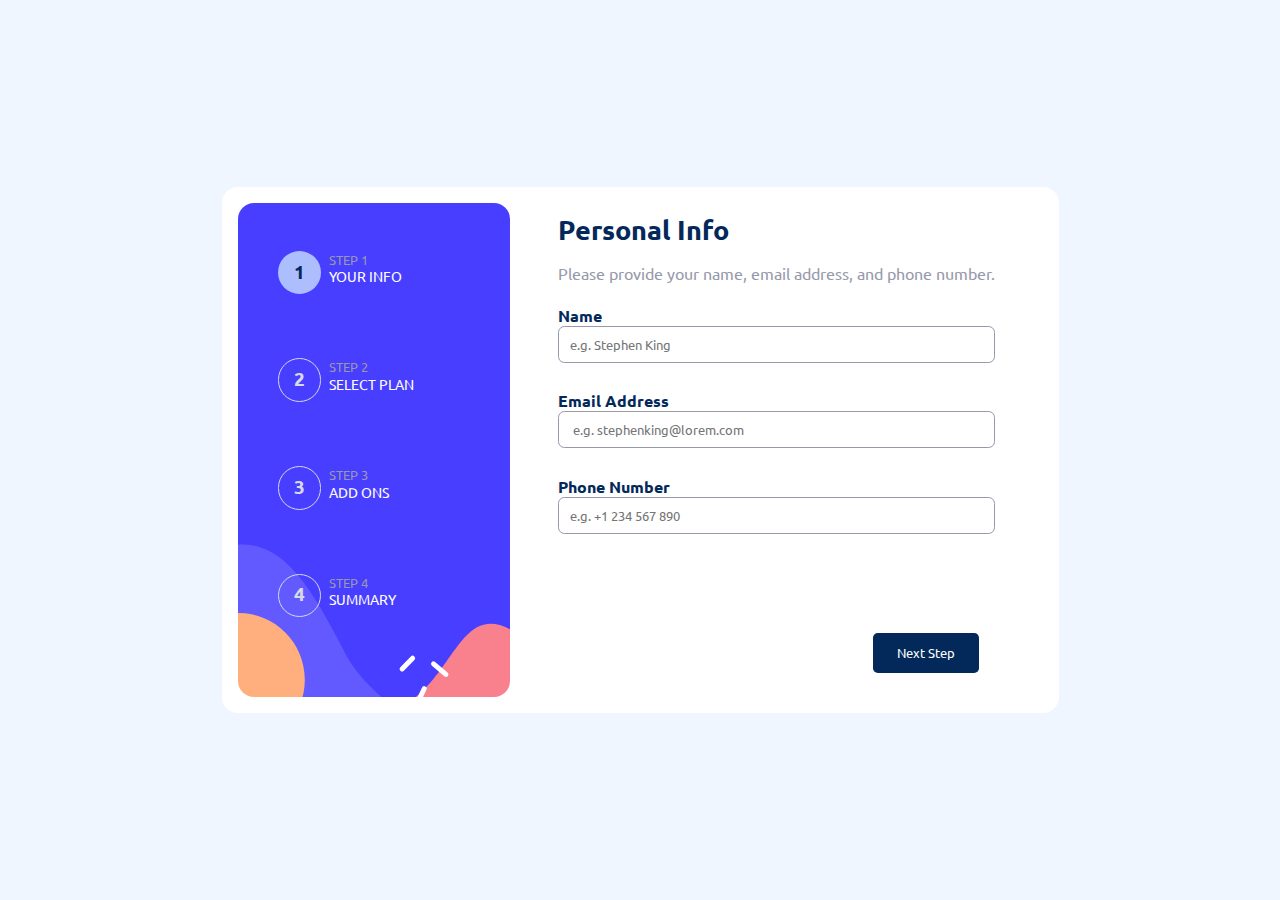
<file: index.html>
<!DOCTYPE html>
<html lang="en">
  <head>
    <meta charset="UTF-8" />
    <meta name="viewport" content="width=device-width, initial-scale=1.0" />
    <!-- displays site properly based on user's device -->

    <link
      rel="icon"
      type="image/png"
      sizes="32x32"
      href="./assets/images/favicon-32x32.png"
    />
    <link rel="stylesheet" href="style.css" />
    <link rel="preconnect" href="https://fonts.googleapis.com" />
    <link rel="preconnect" href="https://fonts.gstatic.com" crossorigin />
    <link
      href="https://fonts.googleapis.com/css2?family=Ubuntu:wght@400;500;700&display=swap"
      rel="stylesheet"
    />

    <title>Frontend Mentor | Multi-step form</title>
  </head>
  <body>
    <main>
      <div class="container">
        <header>
          <div class="headerNum">
            <h3 id="current-header">1</h3>
            <div class="header-desktop-text">
              <p>STEP 1</p>
              <h3>YOUR INFO</h3>
            </div>
          </div>
          <div class="headerNum">
            <h3>2</h3>
            <div class="header-desktop-text">
              <p>STEP 2</p>
              <h3>SELECT PLAN</h3>
            </div>
          </div>
          <div class="headerNum">
            <h3>3</h3>
            <div class="header-desktop-text">
              <p>STEP 3</p>
              <h3>ADD ONS</h3>
            </div>
          </div>
          <div class="headerNum">
            <h3>4</h3>
            <div class="header-desktop-text">
              <p>STEP 4</p>
              <h3>SUMMARY</h3>
            </div>
          </div>
        </header>

        <div class="container-right">
          <div class="content">
            <h1>Personal Info</h1>
            <p>Please provide your name, email address, and phone number.</p>
            <form id="form-index">
              <div class="user-input">
                <label for="userName">Name</label>
                <input
                  type="text"
                  id="userName"
                  placeholder="e.g. Stephen King"
                  required
                />
              </div>
              <div class="user-input">
                <label for="userEmail">Email Address</label>
                <input
                  type="email"
                  id="userEmail"
                  placeholder=" e.g. stephenking@lorem.com"
                  required
                />
                <p id="invalid-email-msg">*Invalid email address</p>
              </div>
              <div class="user-input">
                <label for="userPhoneNum">Phone Number</label>
                <input
                  type="number"
                  id="userPhoneNum"
                  placeholder="e.g. +1 234 567 890"
                  required
                />
              </div>
            </form>
          </div>
          <div class="bottom">
            <button id="goBack" style="opacity: 0%">Go Back</button>
            <button
              class="nextStep"
              id="nextStep-index"
              onclick="submitIndex()"
            >
              Next Step
            </button>
          </div>
        </div>
      </div>
    </main>
  </body>
  <script src="js.js"></script>
</html>
</file>
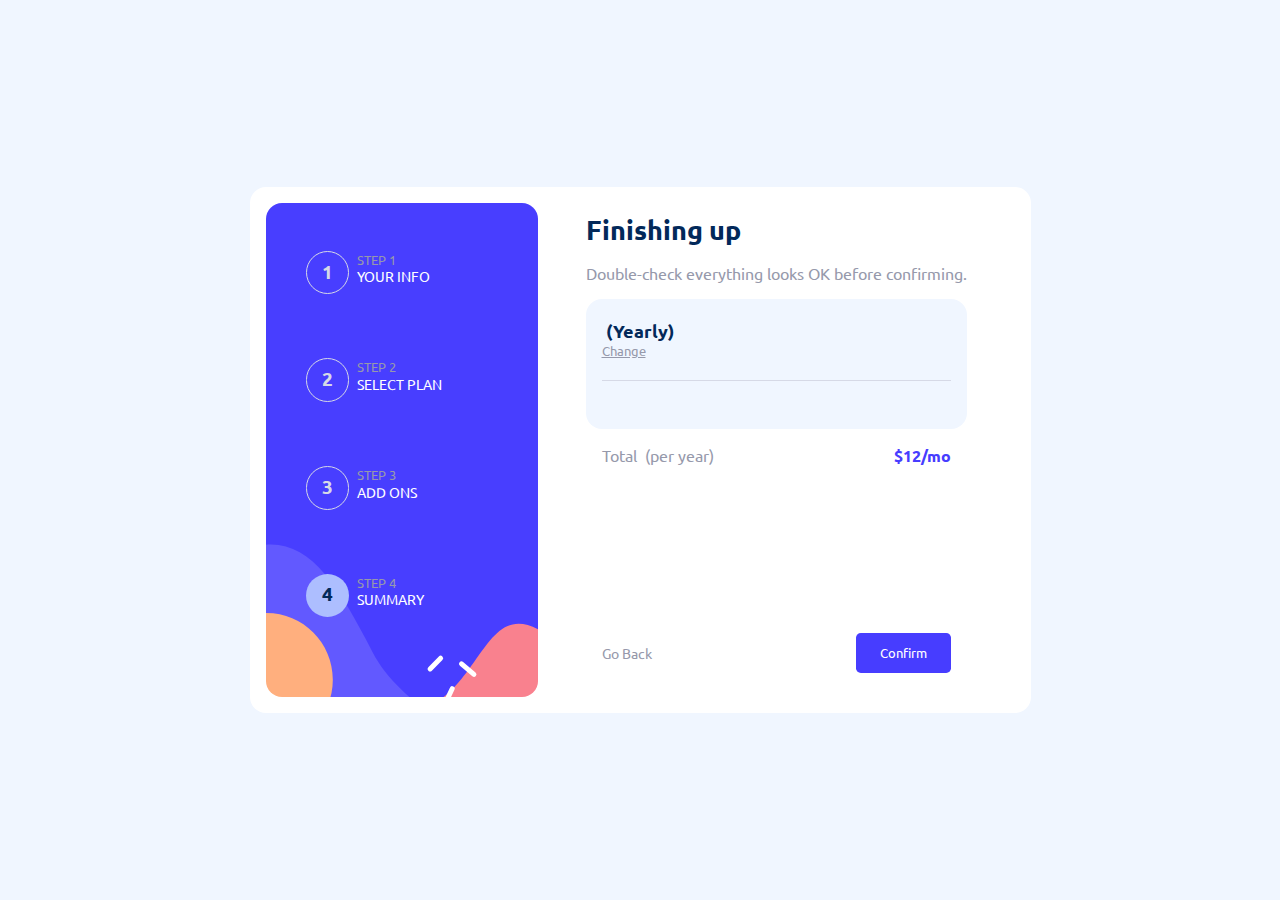
<file: finishing-up.html>
<!DOCTYPE html>
<html lang="en">
  <head>
    <meta charset="UTF-8" />
    <meta name="viewport" content="width=device-width, initial-scale=1.0" />
    <!-- displays site properly based on user's device -->

    <link
      rel="icon"
      type="image/png"
      sizes="32x32"
      href="./assets/images/favicon-32x32.png"
    />
    <link rel="stylesheet" href="style.css" />
    <link rel="preconnect" href="https://fonts.googleapis.com" />
    <link rel="preconnect" href="https://fonts.gstatic.com" crossorigin />
    <link
      href="https://fonts.googleapis.com/css2?family=Ubuntu:wght@400;500;700&display=swap"
      rel="stylesheet"
    />

    <title>Frontend Mentor | Multi-step form</title>
  </head>
  <body onload="billRetrieveInfo()">
    <main>
      <div class="container">
        <header>
          <div class="headerNum">
            <h3>1</h3>
            <div class="header-desktop-text">
              <p>STEP 1</p>
              <h3>YOUR INFO</h3>
            </div>
          </div>
          <div class="headerNum" ">
            <h3>2</h3>
            <div class="header-desktop-text">
              <p>STEP 2</p>
              <h3>SELECT PLAN</h3>
            </div>
          </div>
          <div class="headerNum">
            <h3>3</h3>
            <div class="header-desktop-text">
              <p>STEP 3</p>
              <h3>ADD ONS</h3>
            </div>
          </div>
          <div class="headerNum" >
            <h3 id="current-header">4</h3>
            <div class="header-desktop-text">
              <p>STEP 4</p>
              <h3>SUMMARY</h3>
            </div>
          </div>
        </header>
        <div class="container-right">
          <div class="content">
            <h1 id="select-plan">Finishing up</h1>
            <p id="select-plan">
              Double-check everything looks OK before confirming.
            </p>
            <div class="bill-container">
              <div class="bill-plan-length">
                <div class="bill-plan-length-left">
                  <div>
                    <span id="bill-plan-123"></span>&nbsp<span
                      id="bill-plan-length"
                    ></span>
                  </div>
                  <button onclick="window.location.href = 'select-plan.html'">
                    Change
                  </button>
                </div>
                <div class="bill-plan-length-right" id="bill-plan-price"></div>
              </div>
              <div class="bill-add-ons"></div>
            </div>
            <div class="bill-total">
              <div class="bill-total-total">
                <span>Total</span>&nbsp
                <span id="bill-check-out-plan">(per month)</span>
              </div>
              <div class="bill-total-payable" id="bill-total-amount">
                $12/mo
              </div>
            </div>
          </div>
          <div class="bottom">
            <button
              id="goBack"
              onclick="window.location.href = 'pick-add-ons.html'"
            >
              Go Back
            </button>
            <button
              class="nextStep"
              style="background-color: hsl(243, 100%, 62%)"
              onclick="checkOut()"
            >
              Confirm
            </button>
          </div>
        </div>
      </div>
    </main>
  </body>
  <script src="js.js"></script>
</html>
</file>
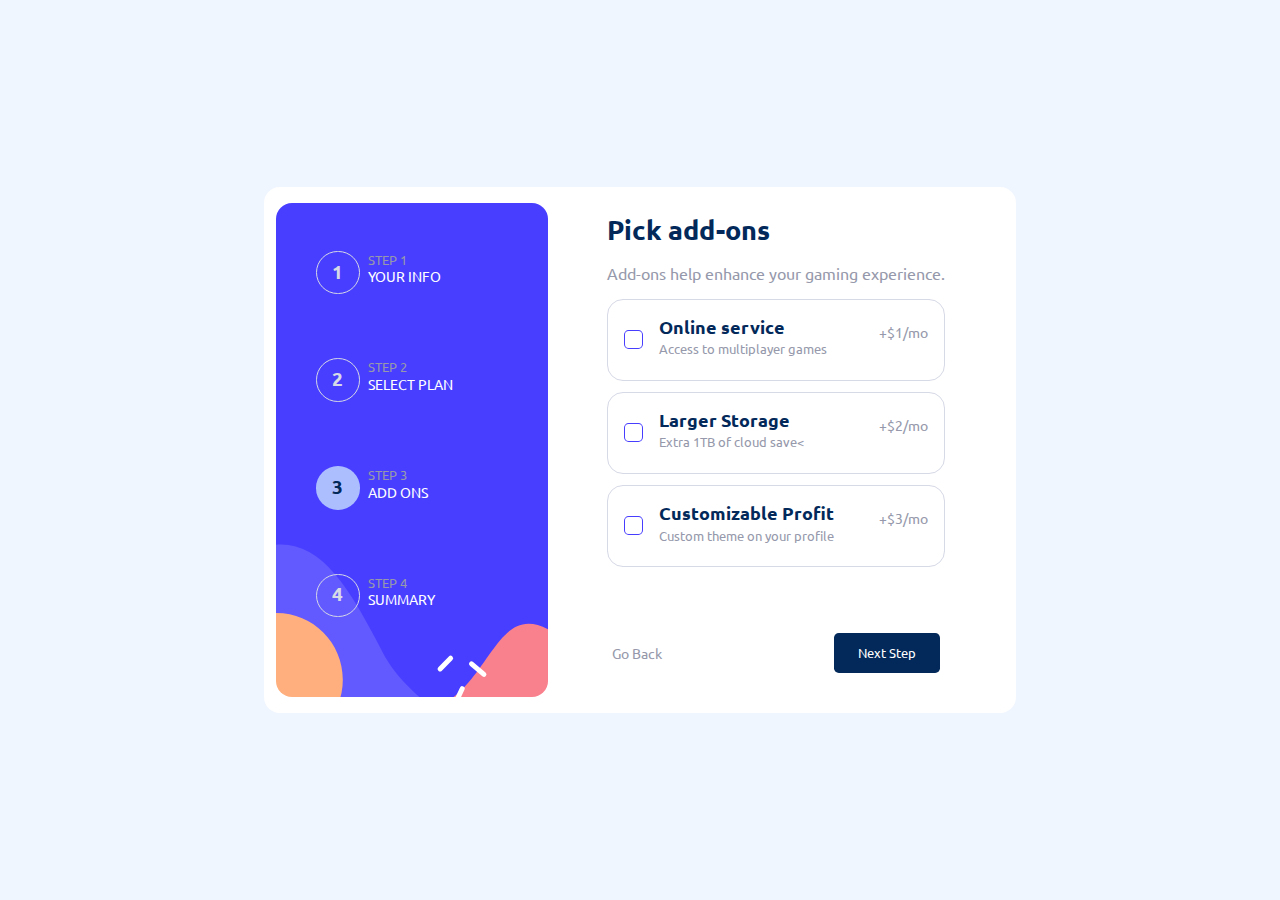
<file: pick-add-ons.html>
<!DOCTYPE html>
<html lang="en">
  <head>
    <meta charset="UTF-8" />
    <meta name="viewport" content="width=device-width, initial-scale=1.0" />
    <!-- displays site properly based on user's device -->

    <link
      rel="icon"
      type="image/png"
      sizes="32x32"
      href="./assets/images/favicon-32x32.png"
    />
    <link rel="stylesheet" href="style.css" />
    <link rel="preconnect" href="https://fonts.googleapis.com" />
    <link rel="preconnect" href="https://fonts.gstatic.com" crossorigin />
    <link
      href="https://fonts.googleapis.com/css2?family=Ubuntu:wght@400;500;700&display=swap"
      rel="stylesheet"
    />

    <title>Frontend Mentor | Multi-step form</title>

    <!-- Feel free to remove these styles or customise in your own stylesheet 👍 -->
    <style>
      .attribution {
        font-size: 11px;
        text-align: center;
      }
      .attribution a {
        color: hsl(228, 45%, 44%);
      }
    </style>
  </head>
  <body onload="loadAddOns()">
    <main>
      <div class="container">
        <header>
          <div class="headerNum">
            <h3>1</h3>
            <div class="header-desktop-text">
              <p>STEP 1</p>
              <h3>YOUR INFO</h3>
            </div>
          </div>
          <div class="headerNum">
            <h3>2</h3>
            <div class="header-desktop-text">
              <p>STEP 2</p>
              <h3>SELECT PLAN</h3>
            </div>
          </div>
          <div class="headerNum">
            <h3 id="current-header">3</h3>
            <div class="header-desktop-text">
              <p>STEP 3</p>
              <h3>ADD ONS</h3>
            </div>
          </div>
          <div class="headerNum">
            <h3>4</h3>
            <div class="header-desktop-text">
              <p>STEP 4</p>
              <h3>SUMMARY</h3>
            </div>
          </div>
        </header>
        <div class="container-right">
          <div class="content">
            <h1 id="select-plan">Pick add-ons</h1>
            <p id="select-plan">Add-ons help enhance your gaming experience.</p>
            <div class="add-ons">
              <form>
                <label for="online-service">
                  <input
                    type="checkbox"
                    class="add-ons-option-checkbox"
                    id="online-service"
                    value="Online Service"
                    onclick="UpdateFeatures(this)"
                  />
                  <span class="checkmark"></span>
                  <div class="add-ons-option-outer-box">
                    <div class="user-plan-option-inner-box">
                      <h3>Online service</h3>
                      <p>Access to multiplayer games</p>
                    </div>
                    <p class="add-ons-price" id="onlineService">+$1/mo</p>
                  </div>
                </label>
                <label for="larger-storage" class="larger-storage">
                  <input
                    type="checkbox"
                    class="add-ons-option-checkbox"
                    id="larger-storage"
                    value="Larger Storage"
                    onclick="UpdateFeatures(this)"
                  />
                  <span class="checkmark"></span>
                  <div class="add-ons-option-outer-box">
                    <div class="user-plan-option-inner-box">
                      <h3>Larger Storage</h3>
                      <p>Extra 1TB of cloud save<</p>
                    </div>
                    <p class="add-ons-price" id="largerStorage">+$2/mo</p>
                  </div>
                </label>
                <label for="customizable-profit">
                  <input
                    type="checkbox"
                    class="add-ons-option-checkbox"
                    id="customizable-profit"
                    value="Customizable Profit"
                    onclick="UpdateFeatures(this)"
                  />
                  <span class="checkmark"></span>
                  <div class="add-ons-option-outer-box">
                    <div class="user-plan-option-inner-box">
                      <h3>Customizable Profit</h3>
                      <p>Custom theme on your profile</p>
                    </div>
                    <p class="add-ons-price" id="customizableProfit">+$3/mo</p>
                  </div>
                </label>
              </form>
            </div>
          </div>
          <div class="bottom">
            <button
              id="goBack"
              onclick="window.location.href = 'select-plan.html'"
            >
              Go Back
            </button>
            <button class="nextStep" type="submit" onclick="submitAddOns()">
              Next Step
            </button>
          </div>
        </div>
      </div>
    </main>
  </body>
  <script src="js.js"></script>
</html>
</file>
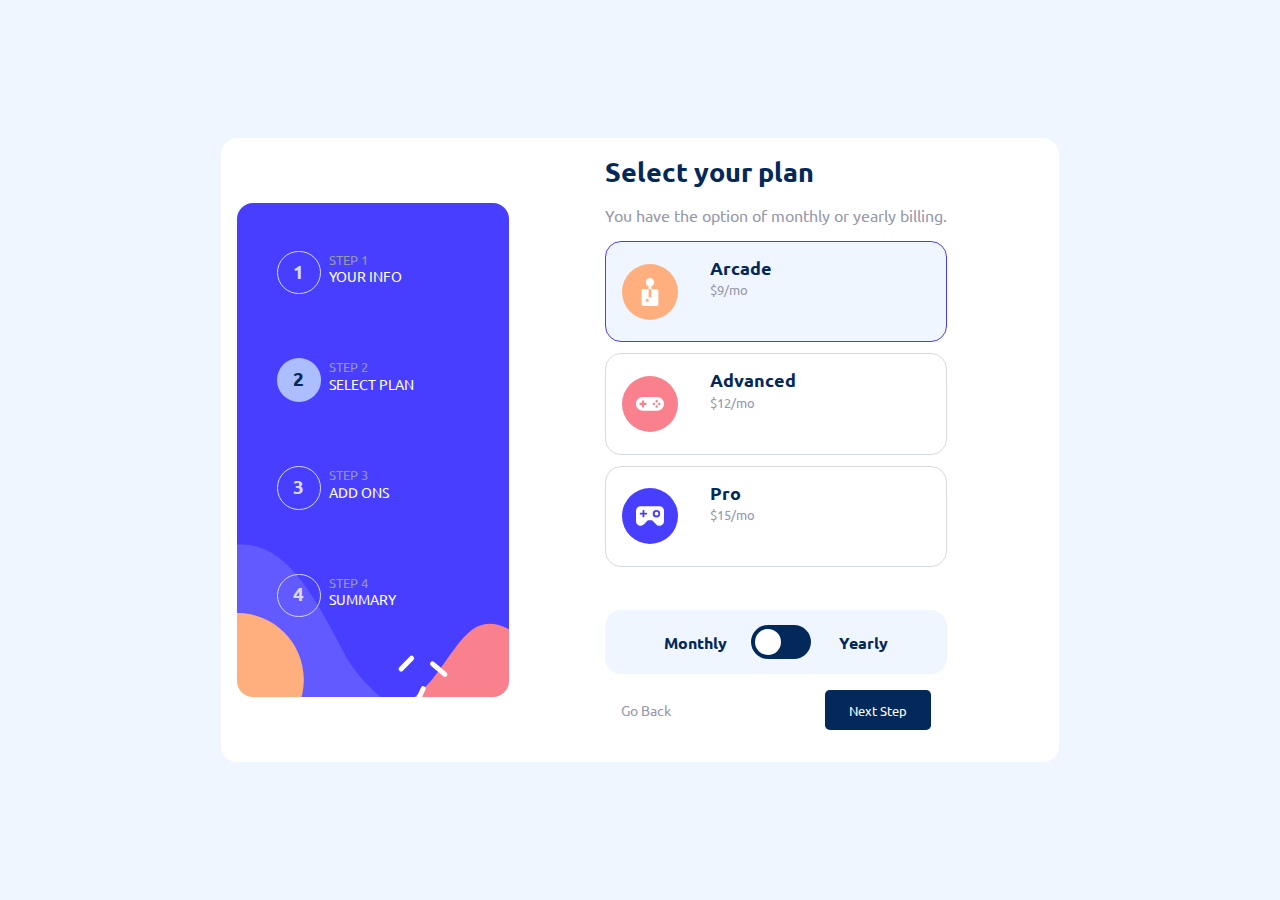
<file: select-plan.html>
<!DOCTYPE html>
<html lang="en">
  <head>
    <meta charset="UTF-8" />
    <meta name="viewport" content="width=device-width, initial-scale=1.0" />
    <!-- displays site properly based on user's device -->

    <link
      rel="icon"
      type="image/png"
      sizes="32x32"
      href="./assets/images/favicon-32x32.png"
    />
    <link rel="stylesheet" href="style.css" />
    <link rel="preconnect" href="https://fonts.googleapis.com" />
    <link rel="preconnect" href="https://fonts.gstatic.com" crossorigin />
    <link
      href="https://fonts.googleapis.com/css2?family=Ubuntu:wght@400;500;700&display=swap"
      rel="stylesheet"
    />

    <title>Frontend Mentor | Multi-step form</title>

    <!-- Feel free to remove these styles or customise in your own stylesheet 👍 -->
    <style>
      .attribution {
        font-size: 11px;
        text-align: center;
      }
      .attribution a {
        color: hsl(228, 45%, 44%);
      }
    </style>
  </head>
  <body onload="changePlan()">
    <main>
      <div class="container">
        <header>
          <div class="headerNum">
            <h3>1</h3>
            <div class="header-desktop-text">
              <p>STEP 1</p>
              <h3>YOUR INFO</h3>
            </div>
          </div>
          <div class="headerNum">
            <h3 id="current-header">2</h3>
            <div class="header-desktop-text">
              <p>STEP 2</p>
              <h3>SELECT PLAN</h3>
            </div>
          </div>
          <div class="headerNum">
            <h3>3</h3>
            <div class="header-desktop-text">
              <p>STEP 3</p>
              <h3>ADD ONS</h3>
            </div>
          </div>
          <div class="headerNum">
            <h3>4</h3>
            <div class="header-desktop-text">
              <p>STEP 4</p>
              <h3>SUMMARY</h3>
            </div>
          </div>
        </header>

        <div class="container-right">
          <div class="container-right">
            <div class="content">
              <h1 id="select-plan">Select your plan</h1>
              <p id="select-plan">
                You have the option of monthly or yearly billing.
              </p>
              <form>
                <input
                  type="radio"
                  name="plan"
                  class="user-plan-option"
                  id="arcade"
                  value="Arcade"
                  checked="checked"
                />
                <label for="arcade">
                  <div class="user-plan-option-box">
                    <img
                      src="assets/images/icon-arcade.svg"
                      alt="icon-arcade"
                    />
                    <div class="user-plan-option-inner-box">
                      <h3>Arcade</h3>
                      <p id="arcade-price">$9/mo</p>
                      <h4 class="yearly-discount-text">2 months free</h4>
                    </div>
                  </div>
                </label>
                <input
                  type="radio"
                  name="plan"
                  class="user-plan-option"
                  id="advanced"
                  value="Advanced"
                />
                <label for="advanced">
                  <div class="user-plan-option-box">
                    <img
                      src="assets/images/icon-advanced.svg"
                      alt="icon-advanced"
                    />
                    <div class="user-plan-option-inner-box">
                      <h3>Advanced</h3>
                      <p id="advanced-price">$12/mo</p>
                      <h4 class="yearly-discount-text">2 months free</h4>
                    </div>
                  </div>
                </label>
                <input
                  type="radio"
                  name="plan"
                  class="user-plan-option"
                  id="pro"
                  value="Pro"
                />
                <label for="pro">
                  <div class="user-plan-option-box">
                    <img src="assets/images/icon-pro.svg" alt="icon-pro" />
                    <div class="user-plan-option-inner-box">
                      <h3>Pro</h3>
                      <p id="pro-price">$15/mo</p>
                      <h4 class="yearly-discount-text">2 months free</h4>
                    </div>
                  </div>
                </label>
                <div class="plan-subscription-length">
                  <h3>Monthly</h3>
                  <label class="switch">
                    <input
                      type="checkbox"
                      id="plan-length"
                      onclick="changePlan()"
                    />
                    <span class="slider round"></span>
                  </label>
                  <h3>Yearly</h3>
                </div>
              </form>
            </div>
            <div class="bottom">
              <button id="goBack" onclick="window.location.href = 'index.html'">
                Go Back
              </button>
              <button class="nextStep" onclick="submitSelectPlan()">
                Next Step
              </button>
            </div>
          </div>
        </div>
      </div>
    </main>
  </body>
  <script src="js.js"></script>
</html>
</file>
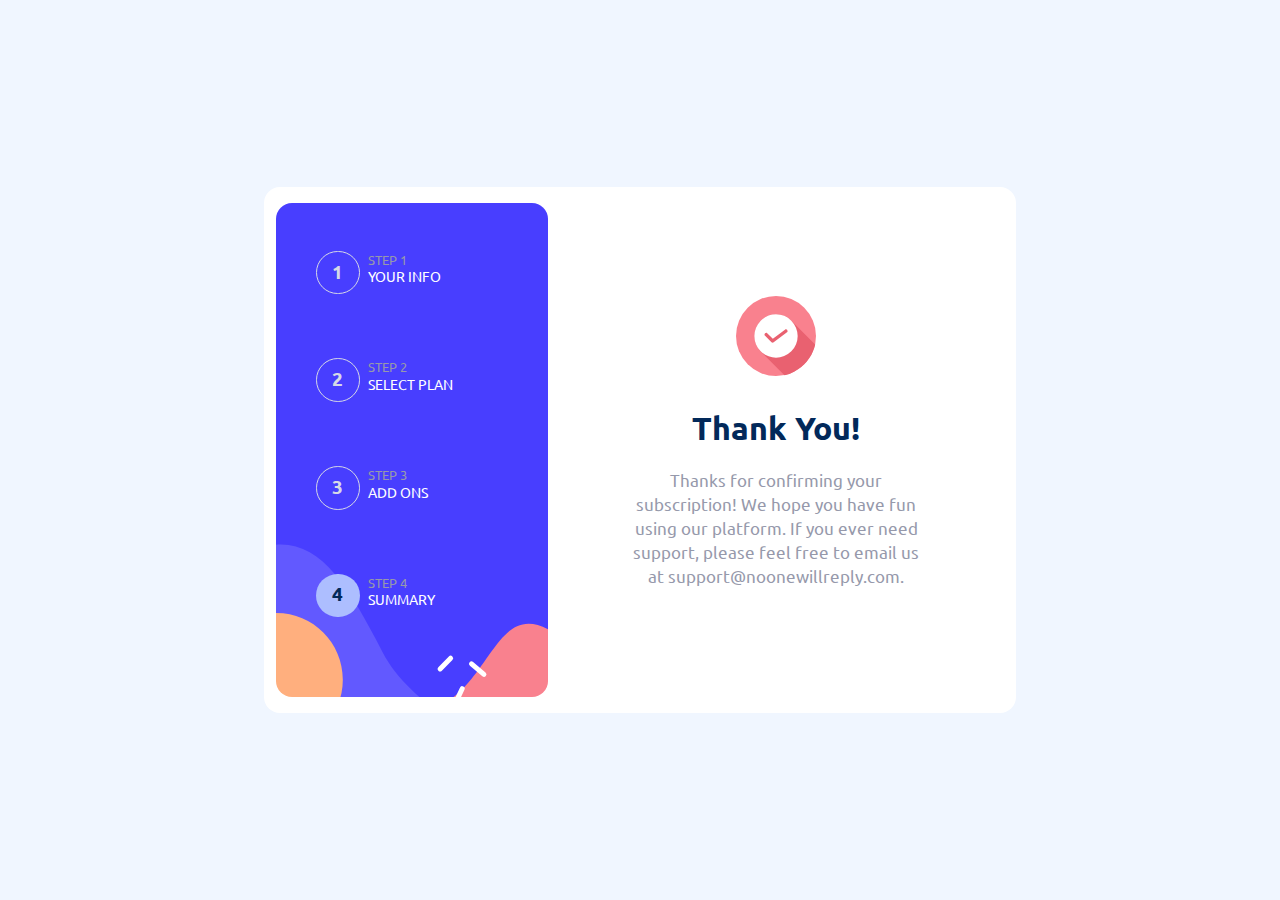
<file: success.html>
<!DOCTYPE html>
<html lang="en">
  <head>
    <meta charset="UTF-8" />
    <meta name="viewport" content="width=device-width, initial-scale=1.0" />
    <!-- displays site properly based on user's device -->

    <link
      rel="icon"
      type="image/png"
      sizes="32x32"
      href="./assets/images/favicon-32x32.png"
    />
    <link rel="stylesheet" href="style.css" />
    <link rel="preconnect" href="https://fonts.googleapis.com" />
    <link rel="preconnect" href="https://fonts.gstatic.com" crossorigin />
    <link
      href="https://fonts.googleapis.com/css2?family=Ubuntu:wght@400;500;700&display=swap"
      rel="stylesheet"
    />

    <title>Frontend Mentor | Multi-step form</title>

    <!-- Feel free to remove these styles or customise in your own stylesheet 👍 -->
  </head>
  <body>
    <main>
      <div class="container">
        <header>
          <div class="headerNum">
            <h3>1</h3>
            <div class="header-desktop-text">
              <p>STEP 1</p>
              <h3>YOUR INFO</h3>
            </div>
          </div>
          <div class="headerNum" ">
            <h3>2</h3>
            <div class="header-desktop-text">
              <p>STEP 2</p>
              <h3>SELECT PLAN</h3>
            </div>
          </div>
          <div class="headerNum">
            <h3>3</h3>
            <div class="header-desktop-text">
              <p>STEP 3</p>
              <h3>ADD ONS</h3>
            </div>
          </div>
          <div class="headerNum" >
            <h3 id="current-header">4</h3>
            <div class="header-desktop-text">
              <p>STEP 4</p>
              <h3>SUMMARY</h3>
            </div>
          </div>
        </header>
        <div class="container-right">
          <div class="content">
            <div class="success-box">
              <img src="assets/images/icon-thank-you.svg" alt="icon-thank-you" />
              <h1>Thank You!</h1>
              <p>
                Thanks for confirming your subscription! We hope you have fun
                using our platform. If you ever need support, please feel free to
                email us at support@noonewillreply.com.
              </p>
            </div>
          </div>
        </div>
      </div>
    </main>
  </body>
  <script src="js.js"></script>
</html>
</file>
<file: style.css>
*{
    margin: 0;
    padding: 0;
    font-family: 'Ubuntu', sans-serif;
}
body{
    min-height: 100dvh;
    min-width: 100dvw;
}
main{
    background-color: hsl(217, 100%, 97%);
    display: block;
    flex-direction: column;
    justify-content: center;
    align-items: center;
    height: 100%;
}

header{
    min-height: 10rem;
    width: 100dvw;
    background-image: url("assets/images/bg-sidebar-mobile.svg");
    background-repeat: no-repeat;
    background-size: cover;

    display: flex;
    flex-direction: row;
    justify-content: center;
    align-items: center;

}
.headerNum h3{
    padding: 0.3rem;
    text-align: center;
    font-weight: 600;
    line-height: 1.85rem;
    margin: 0.5rem;
    border: solid 0.08rem hsl(229, 24%, 87%);
    border-radius: 50%;
    color: hsl(229, 24%, 87%);
    height: 2rem;
    width: 2rem;

    transform: translateY(-1rem);
}
.header-desktop-text{
    display: none;
}
#current-header{
    background-color: hsl(228, 100%, 84%);
    color: hsl(213, 96%, 18%);
    border-color: transparent;
}
.container{
    width: 100vw;
    display: flex;
    flex-direction: column;
    align-items: center;
}
.container-right{
    display: flex;
    flex-direction: column;
    align-items: center;
}
.content{
    margin: 1rem;
    padding: 1.5rem;
    background-color: white;
    border-radius: 1rem;
    max-width: 20rem;
    min-height: 45vh;
    margin-bottom: 13vh;
    
    transform: translateY(-3.5rem);
}
.content h1{
    font-size: 1.7rem;
    color: hsl(213, 96%, 18%);
    margin-bottom: 1rem;
}
.content p{
    color:hsl(231, 11%, 63%);
    margin-bottom: 1rem;
}
#select-plan{
    margin-bottom: 1rem;
}
.user-input{
    display: flex;
    flex-direction: column;
    margin: 0.4rem 0 1.3rem;
    transition: 0.2s;
    -webkit-transition: 0.2s;
    
}
.user-input input{
    min-height: 2.2rem;
    text-indent: 0.7rem;
    outline: none;
    border-radius: 0.4rem;
    border: solid 0.01rem hsl(231, 11%, 63%); 
    margin: 0;
}
input[type=number]::-webkit-inner-spin-button, 
input[type=number]::-webkit-outer-spin-button { 
  -webkit-appearance: none; 
  margin: 0; 
}
.user-input p{
    position: absolute;
    display: flex;
    align-self: flex-end;
    color: red;
    font-size: 0.7rem;
    text-indent: 0.8rem;
    opacity: 0%;
}
.user-input label{
    color: hsl(213, 96%, 18%);
    font-weight: 600;
}
/* .user-input input:invalid{
    border: 1px solid red;
} */
.bottom{
    background-color: white;
    max-height: 5rem;
    width: 100vw;
    display: flex;
    justify-content: space-between;
    align-items: center;
}
.bottom button{
    margin: 1rem;
    height: 2.5rem;
  
}
#goBack{
    background-color: transparent;
    border: transparent;
    color: hsl(231, 11%, 63%);
    font-size: 0.9rem;
}
#goBack, .nextStep:hover{
    cursor: pointer;
}
.nextStep, #lastNextStep{
    margin:0 10rem;
    padding: 0.5rem 1.5rem;
    color: white;
    background-color: hsl(213, 96%, 18%);
    border: transparent;
    border-radius: 0.3rem;
}
#nextStep:hover{
    cursor: pointer;
}

/* STep 2 - plan selection webpage */

.user-plan-option-box{
    position: relative;
    display: flex;
    box-sizing: border-box;
    border: solid 0.1rem hsl(229, 24%, 87%);
    border-radius: 1rem;
    padding: 1rem;
    align-items: center;
    margin-bottom: 0.7rem;
    -webkit-user-select: none; /* Safari */
    -ms-user-select: none; /* IE 10 and IE 11 */
    user-select: none; /* Standard syntax */
}
.user-plan-option-box img{
    width: 3.5rem;
    margin-right: 1rem;

}
.user-plan-option-inner-box{
    display: flex;
    flex-direction: column;
    justify-content: center;
    transform: translateY(-0.4rem);
}
.user-plan-option-inner-box h3{
    color: hsl(213, 96%, 18%);
}

input[type="radio"]{
    position: absolute;
    display: none;
}
input[type="radio"], .user-plan-option-box{
    transition: 0.2s;
    -webkit-transition: 0.2s;
}
input + .user-plan-option-box{
    cursor: pointer;
}

input[type="radio"]:hover + label .user-plan-option-box,
input[type="radio"]:checked + label .user-plan-option-box{
    border: solid 0.1rem hsl(243, 100%, 62%);
    background-color: hsl(217, 100%, 97%);
}

/* subscription length */
.plan-subscription-length{
    display: flex;
    flex-direction: row;
    justify-content: center;
    align-items: center;
    min-height: 4rem;
    margin-top: 2rem;
    border-radius: 1rem;
    background-color: hsl(217, 100%, 97%);
    -webkit-user-select: none; /* Safari */
    -ms-user-select: none; /* IE 10 and IE 11 */
    user-select: none; /* Standard syntax */
}
.plan-subscription-length h3{
    font-size: 1rem;
    color: hsl(213, 96%, 18%);
}
.switch {
    position: relative;
    display: inline-block;
    width: 60px;
    height: 34px;
    margin: 0 1.8rem 0 1.5rem;
    -webkit-user-select: none; /* Safari */
    -ms-user-select: none; /* IE 10 and IE 11 */
    user-select: none; /* Standard syntax */
  }
  
  /* Hide default HTML checkbox */
  .switch input {
    opacity: 0;
    width: 0;
    height: 0;
    
  }
  
  /* The slider */
  .slider {
    position: absolute;
    cursor: pointer;
    top: 0;
    left: 0;
    right: 0;
    bottom: 0;
    background-color: hsl(213, 96%, 18%);
    -webkit-transition: .4s;
    transition: .4s;
    -webkit-tap-highlight-color: transparent;
  }
  
  /* slider */
  .slider:before {
    position: absolute;
    content: "";
    height: 26px;
    width: 26px;
    left: 4px;
    bottom: 4px;
    background-color: white;
    -webkit-transition: .4s;
    transition: .4s;
  }
  
  .plan-subscription-length input:checked + .slider:before {
    -webkit-transform: translateX(26px);
    -ms-transform: translateX(26px);
    transform: translateX(26px);
  }
  
  /* Rounded sliders */
  .slider.round {
    border-radius: 34px;
    
  }
  
  .slider.round:before {
    border-radius: 50%;
    
  }


  /* Step 3 - add-ons */
  form{
    display: flex;
    flex-direction: column;
  }
  .add-ons label{
    font-size: 0.9rem;
    display: flex;
    border: solid 0.1rem hsl(229, 24%, 87%);
    border-radius: 1rem;
    padding: 1rem;
    margin-bottom: 0.7rem;
    justify-content: space-between;
    cursor: pointer;
    -webkit-user-select: none;
    -moz-user-select: none;
    -ms-user-select: none;
    user-select: none;
    -webkit-tap-highlight-color: transparent;

    transition: 0.2s;
    -webkit-transition: 0.2s;
}
.add-ons-option-checkbox{
    position: absolute;
    opacity: 0;
    cursor: pointer;
}
.checkmark{
    align-self: center;
    border-radius: 25%;
    height: 1.05rem;
    width: 1.1rem;
    border: solid 0.1rem hsl(243, 100%, 62%);
}
input:checked ~ .checkmark{
    background-color: hsl(243, 100%, 62%);
}
.checkmark:after{
    content:"";
    position: relative;
    left: 0.28rem;
    width: 0.3rem;
    height: 0.6rem;
    border: solid white;
    border-width: 0 3px 3px 0;
    -webkit-transform: rotate(45deg);
    -ms-transform: rotate(45deg);
    transform: rotate(45deg);
    display: none;
}
input:checked ~ .checkmark:after{
    display: block;
}
input:checked + .content label{
    border: solid 0.1rem hsl(243, 100%, 62%);
}
.add-ons-option-outer-box{
    display: flex;
    flex-direction: row;
    width: 100%;
    align-items: center;
    justify-content: space-between;
}
.add-ons-option-checkbox{
    display: flex;
    position: absolute;
    align-self: center;
    color: hsl(229, 24%, 87%);
}
.user-plan-option-inner-box{
    position: relative;
    top:0.3rem;
    min-height: 3rem;
    line-height: 1.4rem;
    left: 1rem;
}
.user-plan-option-inner-box h3{
    font-size: 1.1rem;
}
.user-plan-option-inner-box p{
    font-size: 0.8rem;
    margin: 0;
}
.yearly-discount-text{
    color: hsl(213, 96%, 18%);
    font-size: 0.8rem;
    font-weight: 500;
    opacity: 0%;
    transition: 0.5s;
}
form .isChecked{
    border: solid 0.1rem hsl(243, 100%, 62%);
}

/* Step 4 - finishing up */
#lastNextStep{
    background-color: hsl(243, 100%, 62%);
}
.bill-container{
    background-color: hsl(217, 100%, 97%);
    border-radius: 1rem;
    padding: 1rem;
    transition: 0.2s;
    -webkit-transition: 0.2s;
}
.bill-plan-length{
    display: flex;
    justify-content: space-between;
    padding-bottom: 1rem;
    font-weight: 700;
    color: hsl(213, 96%, 18%);
    border-bottom: solid 0.1rem hsl(229, 24%, 87%);
}
.bill-plan-length-left{
    padding: 0.3rem 0;
    font-size: 1.1rem;
    display: flex;
    flex-direction: column;
}
.bill-plan-length-right{
    align-self: flex-end;
    padding: 0.8rem 0;
}
.bill-plan-length-left button{
    background-color: transparent;
    outline: none;
    border: none;
    text-align: left;
    text-decoration: underline;
    color: hsl(231, 11%, 63%);
}
.bill-plan-length-left button:hover{
    cursor: pointer;
}
.bill-add-ons{
    padding: 1rem 0rem;
}
.bill-add-ons-item{
    display: flex;
    justify-content: space-between;
    padding: 0.5rem 0;
}
.bill-add-ons-name{
    color: hsl(231, 11%, 63%);
    font-size: 1rem;
}
.bill-add-ons-price{
    color: hsl(213, 96%, 18%);
    letter-spacing: -0.05rem;
}
.bill-total{
    color: hsl(231, 11%, 63%);
    padding: 1rem;
    display: flex;
    flex-direction: row;
    justify-content: space-between;
}
.bill-total-payable{
    font-weight: 700;
    color: hsl(243, 100%, 62%);
}


/* success webpage */
.success-box{
    padding: 3rem 0rem;
    width: 33ch;
    display: flex;
    flex-direction: column;
    align-items: center;
    text-align: center;
    line-height: 1.5rem;
}
.success-box img{
    margin-bottom: 2.5rem;
}
.success-box h1{
    font-size: 2rem;
    margin-bottom: 1.8rem;
}
.success-box p{
    font-size: 1.05rem;
}

@media(min-width: 800px){
    .container{
        flex-direction: row;
        max-height: 38rem;
    }
    body{
        min-width: 100vw;
    }
    main{
        display: flex;
        justify-content: center;
        align-items: center;
        min-height: 100dvh;
    }
    header{
        /* flex:1; */
        display: flex;
        /* height: 39rem; */
        width: auto;
        min-width: 17rem;
        box-sizing: border-box;
        background-image: url("assets/images/bg-sidebar-desktop.svg");
        flex-direction: column;
        align-items: start;
        border-radius: 1rem;
        padding: 2rem;
    }
    .headerNum{
        transform: none;
        display: flex;
        flex-direction: row;
        width: 100%;
        margin: 1.5rem 0;
    }
    .header-desktop-text{
        display: flex;
        flex-direction: column;
        justify-content: space-between;
        min-height: 3rem;
        transform: translateY(-0.5rem);
    }
    .header-desktop-text p{
        color:hsl(231, 11%, 63%);
        font-weight: 400;
        font-size: 0.8rem;
    }
    .header-desktop-text h3{
        border: none;
        font-size: 0.9rem;
        font-weight: 400;
        padding: 0;
        text-wrap: nowrap;
        margin: 0;
        color: white;
    }
    .container{
        width: auto;
        min-height: 30rem;
        background-color: white;
        min-width: 45rem;
        justify-content: center;
        border-radius: 1rem;
        padding: 1rem;
    }
    .bottom{
        width: 100%;
    }
    .container-right{
        flex-grow: 1;
        flex-direction: column;
        padding: 0 3rem;
        min-width: 50%;
        justify-content: space-between;
    }
    .content{
        transform: none;
        max-width: 100%;
        padding: 0;
        margin: 0;
    }

}
</file>
